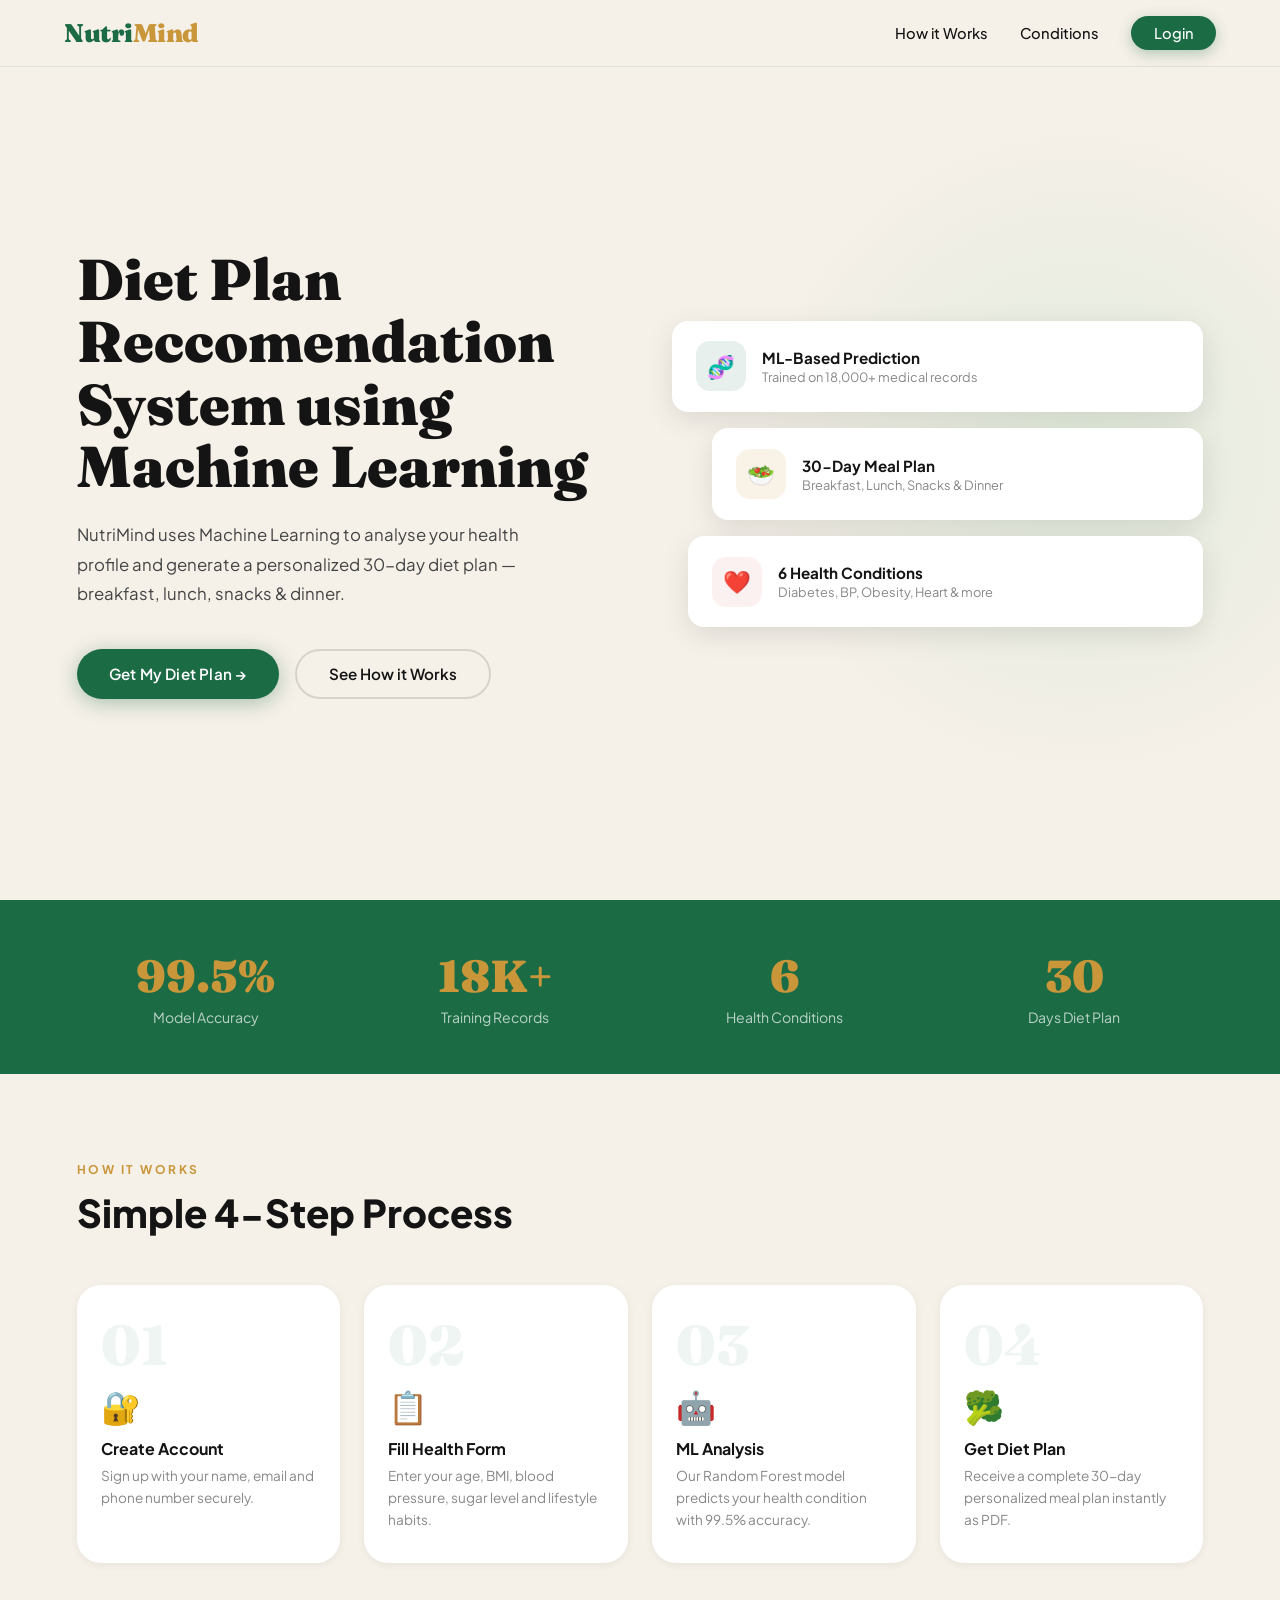
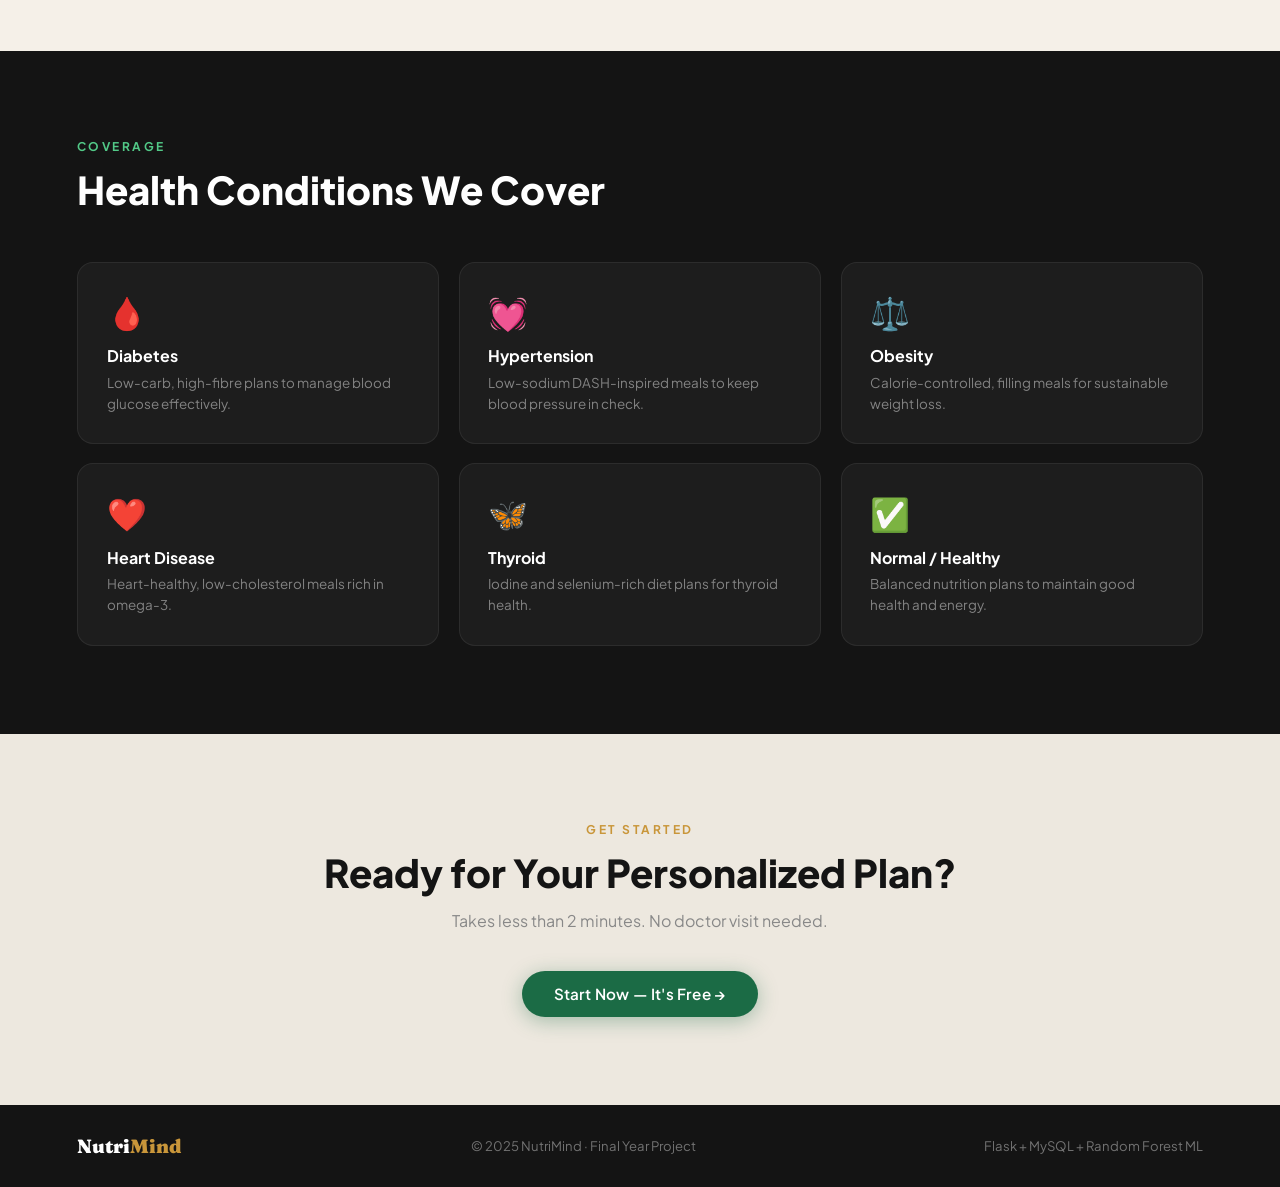
<file: frontend/index.html>
<!DOCTYPE html>
<html lang="en">
<head>
<meta charset="UTF-8"/>
<meta name="viewport" content="width=device-width, initial-scale=1.0"/>
<title>NutriMind — AI Diet Planning</title>
<link rel="stylesheet" href="style.css"/>
<style>
.hero{min-height:100vh;display:grid;grid-template-columns:1fr 1fr;align-items:center;padding:7rem 6% 4rem;gap:4rem;position:relative;}
.hero-blob{position:absolute;width:700px;height:700px;border-radius:50%;background:radial-gradient(circle,rgba(82,201,135,0.12) 0%,transparent 65%);right:-150px;top:50%;transform:translateY(-50%);pointer-events:none;}
.hero-tag{display:inline-flex;align-items:center;gap:0.6rem;background:rgba(27,107,69,0.08);border:1px solid rgba(27,107,69,0.18);color:var(--green);padding:0.45rem 1.1rem;border-radius:100px;font-size:0.8rem;font-weight:700;letter-spacing:1px;text-transform:uppercase;margin-bottom:1.5rem;}
.pulse-dot{width:8px;height:8px;border-radius:50%;background:var(--lime);animation:pulse 2s infinite;}
h1.hero-title{font-size:clamp(2.8rem,4.5vw,4rem);font-weight:900;line-height:1.08;color:var(--dark);margin-bottom:1.4rem;}
h1.hero-title em{font-style:italic;color:var(--green);}
.hero-desc{font-size:1.05rem;color:var(--mid);line-height:1.75;max-width:460px;margin-bottom:2.5rem;}
.hero-btns{display:flex;gap:1rem;flex-wrap:wrap;}
.hero-cards{display:flex;flex-direction:column;gap:1rem;}
.hcard{background:var(--white);border-radius:var(--radius-md);padding:1.3rem 1.5rem;display:flex;align-items:center;gap:1rem;box-shadow:var(--shadow-md);transition:transform 0.3s,box-shadow 0.3s;animation:fadeUp 0.6s ease both;}
.hcard:nth-child(1){animation-delay:0.2s;}
.hcard:nth-child(2){animation-delay:0.3s;margin-left:2.5rem;}
.hcard:nth-child(3){animation-delay:0.4s;margin-left:1rem;}
.hcard:hover{transform:translateY(-5px);box-shadow:var(--shadow-lg);}
.hcard-icon{width:50px;height:50px;border-radius:14px;display:flex;align-items:center;justify-content:center;font-size:1.4rem;flex-shrink:0;}
.hcard-icon.g{background:rgba(27,107,69,0.1);}
.hcard-icon.o{background:rgba(201,150,58,0.12);}
.hcard-icon.r{background:rgba(217,79,79,0.08);}
.hcard h4{font-size:0.95rem;font-weight:700;color:var(--dark);font-family:'Plus Jakarta Sans',sans-serif;}
.hcard p{font-size:0.8rem;color:var(--light);margin-top:2px;}
.stats-band{background:var(--green);padding:3rem 6%;display:grid;grid-template-columns:repeat(4,1fr);gap:2rem;text-align:center;}
.stat-num{display:block;font-family:'Fraunces',serif;font-size:2.8rem;font-weight:900;color:var(--gold);}
.stat-lbl{color:rgba(255,255,255,0.7);font-size:0.88rem;margin-top:0.3rem;}
.section{padding:5.5rem 6%;}
.sec-tag{font-size:0.75rem;letter-spacing:2.5px;text-transform:uppercase;font-weight:700;color:var(--gold);margin-bottom:0.7rem;}
.sec-title{font-size:clamp(1.9rem,3vw,2.6rem);font-weight:900;color:var(--dark);margin-bottom:3rem;}
.steps-grid{display:grid;grid-template-columns:repeat(4,1fr);gap:1.5rem;}
.step{background:var(--white);border-radius:var(--radius-lg);padding:2rem 1.5rem;box-shadow:var(--shadow-sm);transition:transform 0.3s,box-shadow 0.3s;position:relative;overflow:hidden;}
.step::before{content:'';position:absolute;top:0;left:0;right:0;height:3px;background:linear-gradient(90deg,var(--green),var(--lime));transform:scaleX(0);transform-origin:left;transition:transform 0.3s;}
.step:hover{transform:translateY(-6px);box-shadow:var(--shadow-md);}
.step:hover::before{transform:scaleX(1);}
.step-num{font-family:'Fraunces',serif;font-size:3.5rem;font-weight:900;color:rgba(27,107,69,0.07);line-height:1;margin-bottom:0.8rem;}
.step-icon{font-size:2rem;margin-bottom:0.7rem;}
.step h3{font-family:'Plus Jakarta Sans',sans-serif;font-size:1rem;font-weight:700;color:var(--dark);margin-bottom:0.4rem;}
.step p{font-size:0.85rem;color:var(--light);line-height:1.6;}
.conditions-sec{background:var(--dark);padding:5.5rem 6%;}
.conditions-sec .sec-title{color:var(--white);}
.cond-grid{display:grid;grid-template-columns:repeat(3,1fr);gap:1.2rem;}
.cond-card{background:rgba(255,255,255,0.04);border:1px solid rgba(255,255,255,0.07);border-radius:var(--radius-md);padding:1.8rem;transition:all 0.3s;}
.cond-card:hover{background:rgba(82,201,135,0.08);border-color:rgba(82,201,135,0.25);transform:translateY(-4px);}
.cond-icon{font-size:2rem;margin-bottom:0.8rem;}
.cond-card h3{font-family:'Plus Jakarta Sans',sans-serif;font-size:1rem;font-weight:700;color:var(--white);margin-bottom:0.4rem;}
.cond-card p{font-size:0.84rem;color:rgba(255,255,255,0.45);line-height:1.55;}
.cta-sec{padding:5.5rem 6%;text-align:center;background:var(--cream-dark);}
.cta-sec .sec-title{margin-bottom:0.8rem;}
.cta-sec p{color:var(--light);font-size:1rem;margin-bottom:2.5rem;}
footer{background:var(--dark);color:rgba(255,255,255,0.4);padding:1.8rem 6%;display:flex;justify-content:space-between;align-items:center;font-size:0.82rem;}
.foot-logo{font-family:'Fraunces',serif;font-size:1.2rem;font-weight:900;color:var(--white);}
.foot-logo span{color:var(--gold);}
.nav-links{display:flex;gap:2rem;align-items:center;}
.nav-links a{text-decoration:none;color:var(--dark);font-weight:500;font-size:0.92rem;transition:color 0.2s;}
.nav-links a:hover{color:var(--green);}
.nav-cta{background:var(--green)!important;color:var(--white)!important;padding:0.5rem 1.4rem;border-radius:100px;box-shadow:0 4px 14px rgba(27,107,69,0.3);}
.nav-cta:hover{background:var(--brown)!important;}
@media(max-width:900px){
  .hero{grid-template-columns:1fr;padding-top:5.5rem;}
  .hero-cards{display:none;}
  .stats-band{grid-template-columns:repeat(2,1fr);}
  .steps-grid{grid-template-columns:1fr 1fr;}
  .cond-grid{grid-template-columns:1fr 1fr;}
  .nav-links a:not(.nav-cta){display:none;}
}
</style>
</head>
<script>
  // Keep backend awake by pinging every 10 minutes
  setInterval(() => {
    fetch('https://nutrimind-ajbf.onrender.com/health')
      .catch(() => {});
  }, 600000);
</script>
<body>
<nav id="mainNav">
  <a href="/" class="nav-logo">Nutri<span>Mind</span></a>
  <div class="nav-links">
    <a href="#how">How it Works</a>
    <a href="#conditions">Conditions</a>
    <a href="/login.html" class="nav-cta">Login</a>
  </div>
</nav>

<section class="hero">
  <div class="hero-blob"></div>
  <div style="animation:fadeUp 0.6s ease both;">
    <h1 class="hero-title">Diet Plan Reccomendation System using Machine Learning<br/><em></em></h1>
    <p class="hero-desc">NutriMind uses Machine Learning to analyse your health profile and generate a personalized 30-day diet plan — breakfast, lunch, snacks &amp; dinner.</p>
    <div class="hero-btns">
      <a href="/login.html" class="btn-primary">Get My Diet Plan &rarr;</a>
      <a href="#how" class="btn-secondary">See How it Works</a>
    </div>
  </div>
  <div class="hero-cards">
    <div class="hcard"><div class="hcard-icon g">🧬</div><div><h4>ML-Based Prediction</h4><p>Trained on 18,000+ medical records</p></div></div>
    <div class="hcard"><div class="hcard-icon o">🥗</div><div><h4>30-Day Meal Plan</h4><p>Breakfast, Lunch, Snacks &amp; Dinner</p></div></div>
    <div class="hcard"><div class="hcard-icon r">❤️</div><div><h4>6 Health Conditions</h4><p>Diabetes, BP, Obesity, Heart &amp; more</p></div></div>
  </div>
</section>

<div class="stats-band">
  <div><span class="stat-num">99.5%</span><div class="stat-lbl">Model Accuracy</div></div>
  <div><span class="stat-num">18K+</span><div class="stat-lbl">Training Records</div></div>
  <div><span class="stat-num">6</span><div class="stat-lbl">Health Conditions</div></div>
  <div><span class="stat-num">30</span><div class="stat-lbl">Days Diet Plan</div></div>
</div>

<section class="section" id="how">
  <div class="sec-tag">How it Works</div>
  <div class="sec-title">Simple 4-Step Process</div>
  <div class="steps-grid">
    <div class="step"><div class="step-num">01</div><div class="step-icon">🔐</div><h3>Create Account</h3><p>Sign up with your name, email and phone number securely.</p></div>
    <div class="step"><div class="step-num">02</div><div class="step-icon">📋</div><h3>Fill Health Form</h3><p>Enter your age, BMI, blood pressure, sugar level and lifestyle habits.</p></div>
    <div class="step"><div class="step-num">03</div><div class="step-icon">🤖</div><h3>ML Analysis</h3><p>Our Random Forest model predicts your health condition with 99.5% accuracy.</p></div>
    <div class="step"><div class="step-num">04</div><div class="step-icon">🥦</div><h3>Get Diet Plan</h3><p>Receive a complete 30-day personalized meal plan instantly as PDF.</p></div>
  </div>
</section>

<section class="conditions-sec" id="conditions">
  <div class="sec-tag" style="color:var(--lime)">Coverage</div>
  <div class="sec-title">Health Conditions We Cover</div>
  <div class="cond-grid">
    <div class="cond-card"><div class="cond-icon">🩸</div><h3>Diabetes</h3><p>Low-carb, high-fibre plans to manage blood glucose effectively.</p></div>
    <div class="cond-card"><div class="cond-icon">💓</div><h3>Hypertension</h3><p>Low-sodium DASH-inspired meals to keep blood pressure in check.</p></div>
    <div class="cond-card"><div class="cond-icon">⚖️</div><h3>Obesity</h3><p>Calorie-controlled, filling meals for sustainable weight loss.</p></div>
    <div class="cond-card"><div class="cond-icon">❤️</div><h3>Heart Disease</h3><p>Heart-healthy, low-cholesterol meals rich in omega-3.</p></div>
    <div class="cond-card"><div class="cond-icon">🦋</div><h3>Thyroid</h3><p>Iodine and selenium-rich diet plans for thyroid health.</p></div>
    <div class="cond-card"><div class="cond-icon">✅</div><h3>Normal / Healthy</h3><p>Balanced nutrition plans to maintain good health and energy.</p></div>
  </div>
</section>

<section class="cta-sec">
  <div class="sec-tag">Get Started</div>
  <div class="sec-title">Ready for Your Personalized Plan?</div>
  <p>Takes less than 2 minutes. No doctor visit needed.</p>
  <a href="/login.html" class="btn-primary">Start Now &mdash; It's Free &rarr;</a>
</section>

<footer>
  <div class="foot-logo">Nutri<span>Mind</span></div>
  <div>&copy; 2025 NutriMind &middot; Final Year Project</div>
  <div>Flask + MySQL + Random Forest ML</div>
</footer>

<script>
window.addEventListener('scroll',()=>{
  document.getElementById('mainNav').classList.toggle('scrolled',window.scrollY>30);
});
</script>
</body>
</html>
</file>
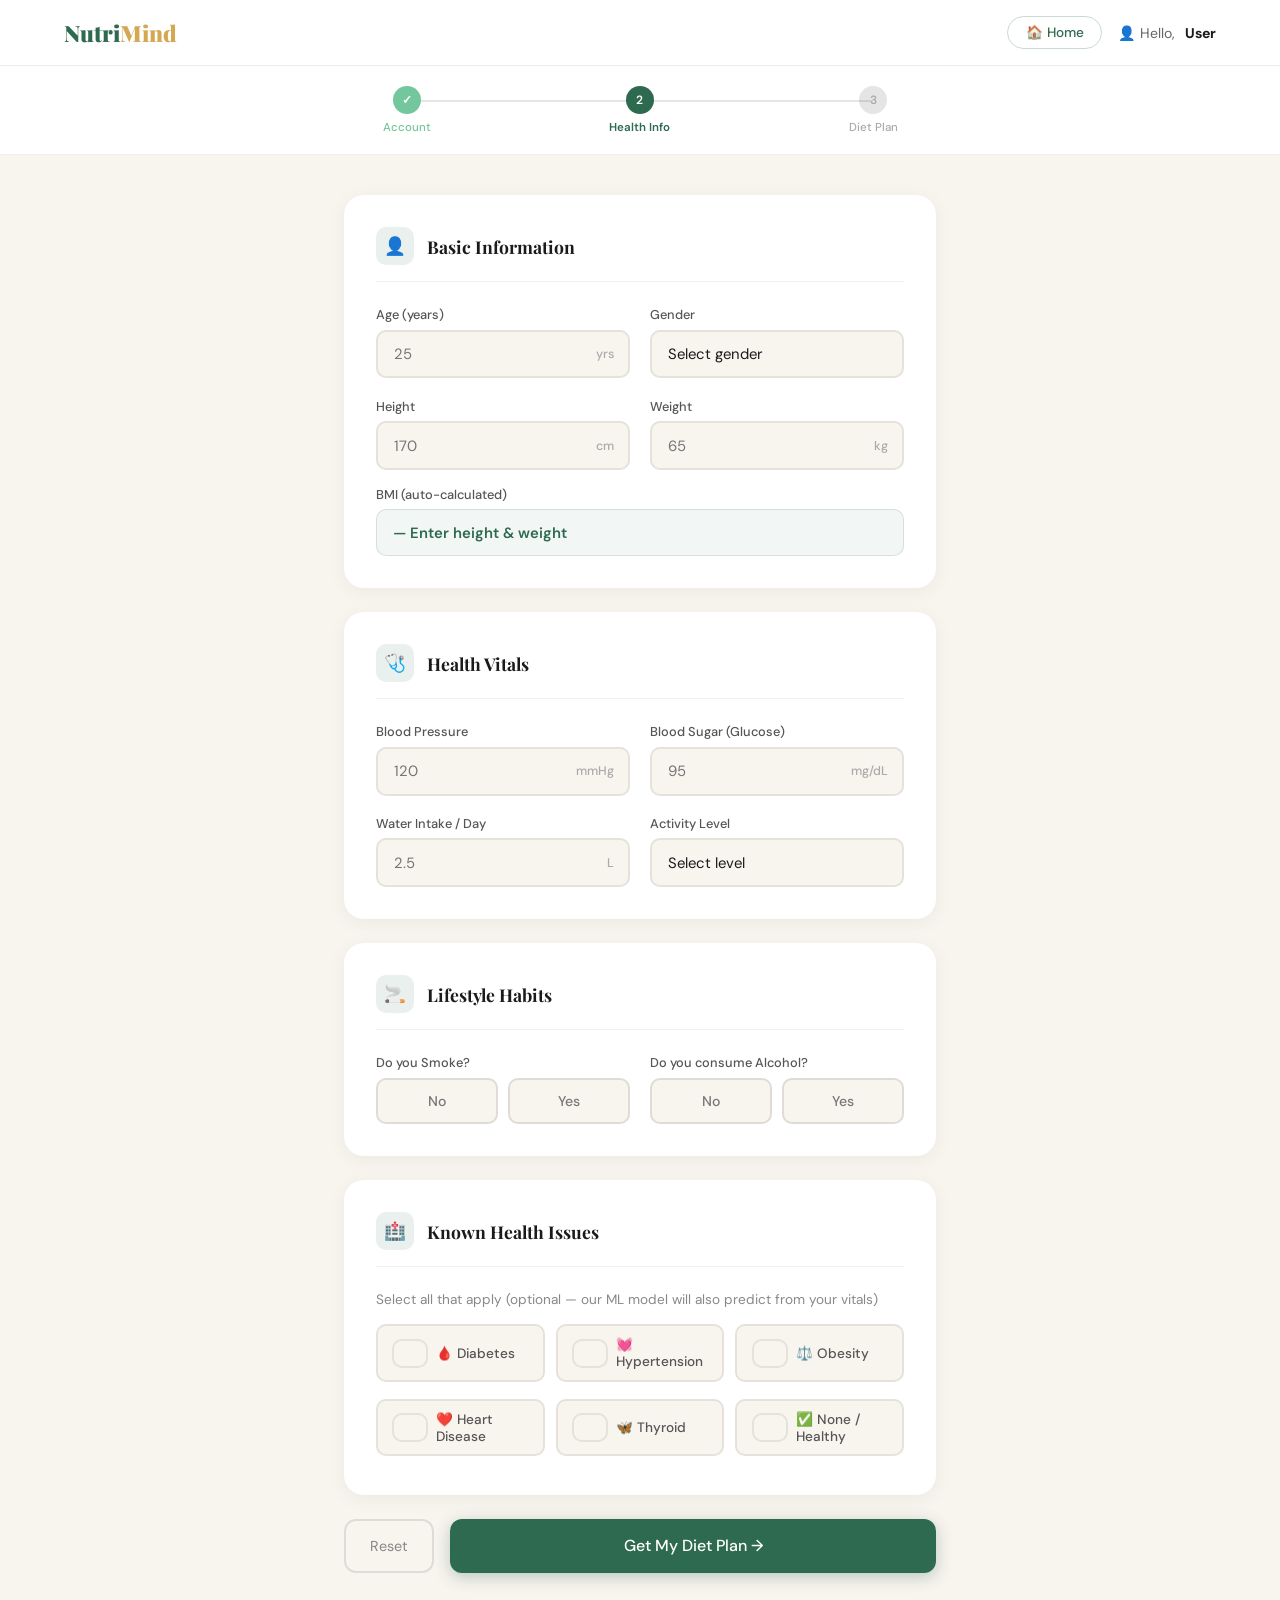
<file: frontend/form.html>
<!DOCTYPE html>
<html lang="en">
<head>
<meta charset="UTF-8"/>
<meta name="viewport" content="width=device-width, initial-scale=1.0"/>
<title>Health Form — NutriMind</title>
<link href="https://fonts.googleapis.com/css2?family=Playfair+Display:wght@700;900&family=DM+Sans:wght@300;400;500&display=swap" rel="stylesheet"/>
<style>
  :root {
    --green:#2D6A4F; --lime:#74C69D; --cream:#F8F4EE;
    --brown:#5C3D2E; --gold:#D4A853; --dark:#1A1A1A; --white:#FFFFFF;
    --red:#E05A5A;
  }
  *, *::before, *::after { margin:0; padding:0; box-sizing:border-box; }

  body {
    font-family:'DM Sans', sans-serif;
    background:var(--cream);
    min-height:100vh;
  }

  /* TOPBAR */
  .topbar {
    background:var(--white);
    border-bottom:1px solid rgba(0,0,0,0.07);
    padding:1rem 5%;
    display:flex; align-items:center; justify-content:space-between;
    position:sticky; top:0; z-index:10;
  }

  .logo {
    font-family:'Playfair Display', serif;
    font-size:1.4rem; font-weight:900;
    color:var(--green); text-decoration:none;
  }

  .logo span { color:var(--gold); }

  .user-badge {
    display:flex; align-items:center; gap:0.6rem;
    font-size:0.88rem; color:#666;
  }

  .user-badge strong { color:var(--dark); }

  /* PROGRESS BAR */
  .progress-wrap {
    background:var(--white);
    padding:1.2rem 5%;
    border-bottom:1px solid rgba(0,0,0,0.06);
  }

  .progress-steps {
    display:flex; gap:0;
    max-width:700px; margin:0 auto;
  }

  .prog-step {
    flex:1; text-align:center;
    position:relative;
  }

  .prog-step::after {
    content:'';
    position:absolute;
    top:14px; left:50%; right:-50%;
    height:2px;
    background:rgba(0,0,0,0.1);
    z-index:0;
  }

  .prog-step:last-child::after { display:none; }

  .prog-dot {
    width:28px; height:28px;
    border-radius:50%;
    background:rgba(0,0,0,0.1);
    display:flex; align-items:center; justify-content:center;
    font-size:0.75rem; font-weight:600; color:#aaa;
    margin:0 auto 0.4rem;
    position:relative; z-index:1;
    transition:all 0.3s;
  }

  .prog-step.active .prog-dot {
    background:var(--green); color:var(--white);
  }

  .prog-step.done .prog-dot {
    background:var(--lime); color:var(--white);
  }

  .prog-label {
    font-size:0.72rem; color:#aaa; font-weight:500;
  }

  .prog-step.active .prog-label { color:var(--green); font-weight:600; }
  .prog-step.done  .prog-label  { color:var(--lime); }

  /* FORM CONTAINER */
  .container {
    max-width:720px;
    margin:2.5rem auto;
    padding:0 5%;
  }

  .section-card {
    background:var(--white);
    border-radius:20px;
    padding:2rem;
    margin-bottom:1.5rem;
    box-shadow:0 4px 20px rgba(0,0,0,0.05);
    animation:fadeUp 0.4s ease both;
  }

  @keyframes fadeUp {
    from{ opacity:0; transform:translateY(16px); }
    to  { opacity:1; transform:translateY(0); }
  }

  .section-card:nth-child(2){ animation-delay:0.05s; }
  .section-card:nth-child(3){ animation-delay:0.1s; }
  .section-card:nth-child(4){ animation-delay:0.15s; }

  .section-header {
    display:flex; align-items:center; gap:0.8rem;
    margin-bottom:1.5rem;
    padding-bottom:1rem;
    border-bottom:1px solid rgba(0,0,0,0.06);
  }

  .section-icon {
    width:38px; height:38px;
    border-radius:10px;
    background:rgba(45,106,79,0.1);
    display:flex; align-items:center; justify-content:center;
    font-size:1.1rem;
  }

  .section-header h2 {
    font-family:'Playfair Display', serif;
    font-size:1.1rem; font-weight:700;
    color:var(--dark);
  }

  .form-grid {
    display:grid;
    grid-template-columns:1fr 1fr;
    gap:1.2rem;
  }

  .form-grid.three { grid-template-columns:1fr 1fr 1fr; }
  .form-grid.full  { grid-template-columns:1fr; }

  .form-group { margin-bottom:0; }

  label {
    display:block;
    font-size:0.8rem; font-weight:500;
    color:#555; margin-bottom:0.4rem;
  }

  input, select {
    width:100%;
    padding:0.78rem 1rem;
    border:2px solid rgba(0,0,0,0.08);
    border-radius:10px;
    font-family:'DM Sans', sans-serif;
    font-size:0.93rem; color:var(--dark);
    background:var(--cream);
    outline:none;
    transition:border-color 0.2s, box-shadow 0.2s;
    appearance:none;
  }

  input:focus, select:focus {
    border-color:var(--green);
    background:var(--white);
    box-shadow:0 0 0 4px rgba(45,106,79,0.08);
  }

  input.error { border-color:var(--red); }

  .input-unit {
    position:relative;
  }

  .input-unit input { padding-right:3.5rem; }

  .unit-label {
    position:absolute; right:1rem; top:50%;
    transform:translateY(-50%);
    font-size:0.78rem; color:#aaa; font-weight:500;
    pointer-events:none;
  }

  /* BMI Display */
  .bmi-display {
    background:rgba(45,106,79,0.06);
    border:1px solid rgba(45,106,79,0.15);
    border-radius:10px;
    padding:0.78rem 1rem;
    font-size:0.93rem;
    color:var(--green);
    font-weight:600;
    display:flex; align-items:center; justify-content:space-between;
  }

  .bmi-badge {
    font-size:0.72rem;
    padding:0.25rem 0.7rem;
    border-radius:100px;
    font-weight:500;
  }

  /* Toggle buttons (Yes/No) */
  .toggle-group {
    display:flex; gap:0.6rem;
  }

  .toggle-btn {
    flex:1; padding:0.78rem;
    border:2px solid rgba(0,0,0,0.1);
    border-radius:10px;
    background:var(--cream);
    font-family:'DM Sans', sans-serif;
    font-size:0.88rem; font-weight:500;
    color:#777; cursor:pointer;
    transition:all 0.2s;
  }

  .toggle-btn.active {
    border-color:var(--green);
    background:rgba(45,106,79,0.08);
    color:var(--green);
  }

  /* Health issues checkboxes */
  .health-issues-grid {
    display:grid;
    grid-template-columns:repeat(3,1fr);
    gap:0.7rem;
  }

  .health-check {
    display:flex; align-items:center; gap:0.5rem;
    padding:0.6rem 0.9rem;
    border:2px solid rgba(0,0,0,0.08);
    border-radius:10px;
    cursor:pointer;
    transition:all 0.2s;
    background:var(--cream);
    font-size:0.85rem; color:#555;
  }

  .health-check input[type="checkbox"] {
    width:16px; height:16px;
    accent-color:var(--green);
    cursor:pointer;
  }

  .health-check:has(input:checked) {
    border-color:var(--green);
    background:rgba(45,106,79,0.08);
    color:var(--green);
  }

  /* Submit */
  .submit-row {
    display:flex; gap:1rem;
    margin-top:0.5rem;
  }

  .btn-submit {
    flex:1; padding:1rem;
    background:var(--green); color:var(--white);
    border:none; border-radius:12px;
    font-family:'DM Sans', sans-serif;
    font-size:1rem; font-weight:500;
    cursor:pointer; transition:all 0.25s;
    box-shadow:0 4px 16px rgba(45,106,79,0.3);
  }

  .btn-submit:hover {
    background:var(--brown);
    transform:translateY(-1px);
    box-shadow:0 8px 24px rgba(45,106,79,0.35);
  }

  .btn-reset {
    padding:1rem 1.5rem;
    background:transparent;
    color:#888; border:2px solid rgba(0,0,0,0.1);
    border-radius:12px;
    font-family:'DM Sans', sans-serif;
    font-size:0.9rem; cursor:pointer;
    transition:all 0.2s;
  }

  .btn-reset:hover { border-color:#ccc; color:#555; }

  .error-msg {
    color:var(--red); font-size:0.76rem;
    margin-top:0.3rem; display:none;
  }

  .toast {
    position:fixed; bottom:2rem; right:2rem;
    padding:0.9rem 1.4rem; border-radius:12px;
    font-size:0.88rem; color:var(--white);
    box-shadow:0 8px 24px rgba(0,0,0,0.15);
    transform:translateY(100px); opacity:0;
    transition:all 0.3s; z-index:999;
    background:var(--red);
  }

  .toast.show{ transform:translateY(0); opacity:1; }
  .toast.success{ background:var(--green); }

  @media(max-width:600px){
    .form-grid, .form-grid.three { grid-template-columns:1fr; }
    .health-issues-grid { grid-template-columns:1fr 1fr; }
  }
</style>
</head>
<body>

<!-- TOPBAR -->
<div class="topbar">
  <a href="index.html" class="logo">Nutri<span>Mind</span></a>
  <div style="display:flex; align-items:center; gap:1rem;">
    <a href="index.html" style="
      display:inline-flex; align-items:center; gap:0.4rem;
      padding:0.45rem 1.1rem;
      border:1.5px solid rgba(45,106,79,0.25);
      border-radius:100px;
      color:var(--green);
      font-size:0.85rem; font-weight:500;
      text-decoration:none;
      transition:all 0.2s;
    " onmouseover="this.style.background='rgba(45,106,79,0.08)'"
       onmouseout="this.style.background='transparent'">
      🏠 Home
    </a>
    <div class="user-badge">👤 Hello, <strong id="userName">User</strong></div>
  </div>
</div>

<!-- PROGRESS -->
<div class="progress-wrap">
  <div class="progress-steps">
    <div class="prog-step done">
      <div class="prog-dot">✓</div>
      <div class="prog-label">Account</div>
    </div>
    <div class="prog-step active">
      <div class="prog-dot">2</div>
      <div class="prog-label">Health Info</div>
    </div>
    <div class="prog-step">
      <div class="prog-dot">3</div>
      <div class="prog-label">Diet Plan</div>
    </div>
  </div>
</div>

<div class="container">
  <form id="healthForm" novalidate>

    <!-- BASIC INFO -->
    <div class="section-card">
      <div class="section-header">
        <div class="section-icon">👤</div>
        <h2>Basic Information</h2>
      </div>
      <div class="form-grid">
        <div class="form-group">
          <label>Age (years)</label>
          <div class="input-unit">
            <input type="number" id="age" placeholder="25" min="1" max="120"/>
            <span class="unit-label">yrs</span>
          </div>
          <div class="error-msg" id="ageErr">Enter valid age (1–120).</div>
        </div>
        <div class="form-group">
          <label>Gender</label>
          <select id="gender">
            <option value="">Select gender</option>
            <option value="male">Male</option>
            <option value="female">Female</option>
          </select>
          <div class="error-msg" id="genderErr">Please select gender.</div>
        </div>
        <div class="form-group">
          <label>Height</label>
          <div class="input-unit">
            <input type="number" id="height" placeholder="170" oninput="calcBMI()"/>
            <span class="unit-label">cm</span>
          </div>
          <div class="error-msg" id="heightErr">Enter valid height.</div>
        </div>
        <div class="form-group">
          <label>Weight</label>
          <div class="input-unit">
            <input type="number" id="weight" placeholder="65" oninput="calcBMI()"/>
            <span class="unit-label">kg</span>
          </div>
          <div class="error-msg" id="weightErr">Enter valid weight.</div>
        </div>
      </div>

      <!-- BMI Auto-calc -->
      <div style="margin-top:1rem;">
        <label>BMI (auto-calculated)</label>
        <div class="bmi-display" id="bmiDisplay">
          <span id="bmiValue">— Enter height & weight</span>
          <span class="bmi-badge" id="bmiBadge"></span>
        </div>
      </div>
    </div>

    <!-- VITALS -->
    <div class="section-card">
      <div class="section-header">
        <div class="section-icon">🩺</div>
        <h2>Health Vitals</h2>
      </div>
      <div class="form-grid">
        <div class="form-group">
          <label>Blood Pressure</label>
          <div class="input-unit">
            <input type="number" id="bp" placeholder="120"/>
            <span class="unit-label">mmHg</span>
          </div>
          <div class="error-msg" id="bpErr">Enter valid BP (70–220).</div>
        </div>
        <div class="form-group">
          <label>Blood Sugar (Glucose)</label>
          <div class="input-unit">
            <input type="number" id="sugar" placeholder="95"/>
            <span class="unit-label">mg/dL</span>
          </div>
          <div class="error-msg" id="sugarErr">Enter valid sugar level.</div>
        </div>
        <div class="form-group">
          <label>Water Intake / Day</label>
          <div class="input-unit">
            <input type="number" id="water" placeholder="2.5" step="0.1"/>
            <span class="unit-label">L</span>
          </div>
          <div class="error-msg" id="waterErr">Enter water intake (0.5–10L).</div>
        </div>
        <div class="form-group">
          <label>Activity Level</label>
          <select id="activity">
            <option value="">Select level</option>
            <option value="sedentary">Sedentary (No exercise)</option>
            <option value="light">Light (1–2 days/week)</option>
            <option value="moderate">Moderate (3–5 days/week)</option>
            <option value="active">Active (6–7 days/week)</option>
          </select>
          <div class="error-msg" id="activityErr">Please select activity level.</div>
        </div>
      </div>
    </div>

    <!-- LIFESTYLE -->
    <div class="section-card">
      <div class="section-header">
        <div class="section-icon">🚬</div>
        <h2>Lifestyle Habits</h2>
      </div>
      <div class="form-grid">
        <div class="form-group">
          <label>Do you Smoke?</label>
          <div class="toggle-group">
            <button type="button" class="toggle-btn" onclick="setToggle('smoking',0,this)">No</button>
            <button type="button" class="toggle-btn" onclick="setToggle('smoking',1,this)">Yes</button>
          </div>
          <input type="hidden" id="smoking" value=""/>
          <div class="error-msg" id="smokingErr">Please select.</div>
        </div>
        <div class="form-group">
          <label>Do you consume Alcohol?</label>
          <div class="toggle-group">
            <button type="button" class="toggle-btn" onclick="setToggle('alcohol',0,this)">No</button>
            <button type="button" class="toggle-btn" onclick="setToggle('alcohol',1,this)">Yes</button>
          </div>
          <input type="hidden" id="alcohol" value=""/>
          <div class="error-msg" id="alcoholErr">Please select.</div>
        </div>
      </div>
    </div>

    <!-- HEALTH ISSUES -->
    <div class="section-card">
      <div class="section-header">
        <div class="section-icon">🏥</div>
        <h2>Known Health Issues</h2>
      </div>
      <p style="font-size:0.85rem;color:#888;margin-bottom:1rem;">
        Select all that apply (optional — our ML model will also predict from your vitals)
      </p>
      <div class="health-issues-grid">
        <label class="health-check">
          <input type="checkbox" name="health_issues" value="Diabetes"/> 🩸 Diabetes
        </label>
        <label class="health-check">
          <input type="checkbox" name="health_issues" value="Hypertension"/> 💓 Hypertension
        </label>
        <label class="health-check">
          <input type="checkbox" name="health_issues" value="Obesity"/> ⚖️ Obesity
        </label>
        <label class="health-check">
          <input type="checkbox" name="health_issues" value="Heart Disease"/> ❤️ Heart Disease
        </label>
        <label class="health-check">
          <input type="checkbox" name="health_issues" value="Thyroid"/> 🦋 Thyroid
        </label>
        <label class="health-check">
          <input type="checkbox" name="health_issues" value="Normal"/> ✅ None / Healthy
        </label>
      </div>
    </div>

    <!-- SUBMIT -->
    <div class="submit-row">
      <button type="button" class="btn-reset" onclick="document.getElementById('healthForm').reset(); resetForm();">Reset</button>
      <button type="submit" class="btn-submit" id="submitBtn">Get My Diet Plan →</button>
    </div>

  </form>
</div>

<div class="toast" id="toast"></div>

<script>
  // Set username from localStorage
  const name = localStorage.getItem('user_name');
  if (name) document.getElementById('userName').textContent = name.split(' ')[0];

  // BMI Calculation
  function calcBMI() {
    const h = parseFloat(document.getElementById('height').value);
    const w = parseFloat(document.getElementById('weight').value);
    const display = document.getElementById('bmiValue');
    const badge   = document.getElementById('bmiBadge');

    if (h > 0 && w > 0) {
      const bmi = (w / ((h / 100) ** 2)).toFixed(1);
      display.textContent = `BMI: ${bmi}`;

      let cat, color, bg;
      if      (bmi < 18.5) { cat='Underweight'; color='#3B82F6'; bg='rgba(59,130,246,0.1)'; }
      else if (bmi < 25)   { cat='Normal';      color='#2D6A4F'; bg='rgba(45,106,79,0.1)'; }
      else if (bmi < 30)   { cat='Overweight';  color='#D4A853'; bg='rgba(212,168,83,0.1)'; }
      else                 { cat='Obese';        color='#E05A5A'; bg='rgba(224,90,90,0.1)'; }

      badge.textContent = cat;
      badge.style.color = color;
      badge.style.background = bg;
    } else {
      display.textContent = '— Enter height & weight';
      badge.textContent = '';
    }
  }

  // Toggle Yes/No buttons
  function setToggle(field, val, btn) {
    document.getElementById(field).value = val;
    const group = btn.closest('.toggle-group');
    group.querySelectorAll('.toggle-btn').forEach(b => b.classList.remove('active'));
    btn.classList.add('active');
    document.getElementById(field + 'Err').style.display = 'none';
  }

  function resetForm() {
    document.querySelectorAll('.toggle-btn').forEach(b => b.classList.remove('active'));
    document.getElementById('smoking').value = '';
    document.getElementById('alcohol').value = '';
    calcBMI();
  }

  function showToast(msg, type='error') {
    const t = document.getElementById('toast');
    t.textContent = msg;
    t.className = 'toast show ' + (type === 'success' ? 'success' : '');
    setTimeout(() => t.className = 'toast', 3500);
  }

  function validateField(id, condition, errId) {
    const el  = typeof id === 'string' ? document.getElementById(id) : id;
    const err = document.getElementById(errId);
    if (!condition) {
      if (el) el.classList && el.classList.add('error');
      if (err) err.style.display = 'block';
      return false;
    }
    if (el) el.classList && el.classList.remove('error');
    if (err) err.style.display = 'none';
    return true;
  }

  document.getElementById('healthForm').addEventListener('submit', async function(e) {
    e.preventDefault();

    const age      = parseFloat(document.getElementById('age').value);
    const gender   = document.getElementById('gender').value;
    const height   = parseFloat(document.getElementById('height').value);
    const weight   = parseFloat(document.getElementById('weight').value);
    const bp       = parseFloat(document.getElementById('bp').value);
    const sugar    = parseFloat(document.getElementById('sugar').value);
    const water    = parseFloat(document.getElementById('water').value);
    const activity = document.getElementById('activity').value;
    const smoking  = document.getElementById('smoking').value;
    const alcohol  = document.getElementById('alcohol').value;
    const bmi      = (weight / ((height / 100) ** 2));

    const health_issues = [...document.querySelectorAll('input[name="health_issues"]:checked')]
                          .map(c => c.value);

    let valid = true;
    valid = validateField('age',      age >= 1 && age <= 120,          'ageErr')      && valid;
    valid = validateField('gender',   gender !== '',                    'genderErr')   && valid;
    valid = validateField('height',   height > 50 && height < 300,     'heightErr')   && valid;
    valid = validateField('weight',   weight > 1  && weight < 500,     'weightErr')   && valid;
    valid = validateField('bp',       bp >= 70 && bp <= 220,           'bpErr')       && valid;
    valid = validateField('sugar',    sugar >= 50 && sugar <= 500,     'sugarErr')    && valid;
    valid = validateField('water',    water >= 0.5 && water <= 10,     'waterErr')    && valid;
    valid = validateField('activity', activity !== '',                  'activityErr') && valid;
    valid = validateField(null,       smoking !== '',                   'smokingErr')  && valid;
    valid = validateField(null,       alcohol !== '',                   'alcoholErr')  && valid;

    if (!valid) {
      showToast('Please fill all required fields correctly.');
      return;
    }

    const btn = document.getElementById('submitBtn');
    btn.textContent = 'Analysing your health...';
    btn.disabled = true;

    const payload = {
      age, gender, height, weight,
      bmi: parseFloat(bmi.toFixed(1)),
      bp, sugar,
      water_intake: water,
      activity_level: activity,
      smoking: parseInt(smoking),
      alcohol: parseInt(alcohol),
      health_issues,
      email: localStorage.getItem('user_email') || ''
    };

    try {
      const res = await fetch('https://nutrimind-ajbf.onrender.com/predict', {
        method: 'POST',
        headers: { 'Content-Type': 'application/json' },
        body: JSON.stringify(payload)
      });
      const data = await res.json();

      if (data.status === 'success') {
        localStorage.setItem('diet_result', JSON.stringify(data));
        showToast('Diet plan ready! Redirecting...', 'success');
        setTimeout(() => window.location.href = 'result.html', 1200);
      } else {
        showToast(data.message || 'Something went wrong.');
        btn.textContent = 'Get My Diet Plan →';
        btn.disabled = false;
      }
    } catch(err) {
      showToast('Cannot connect to server. Please try again.');
      btn.textContent = 'Get My Diet Plan →';
      btn.disabled = false;
    }
  });
</script>
</body>
</html>
</file>
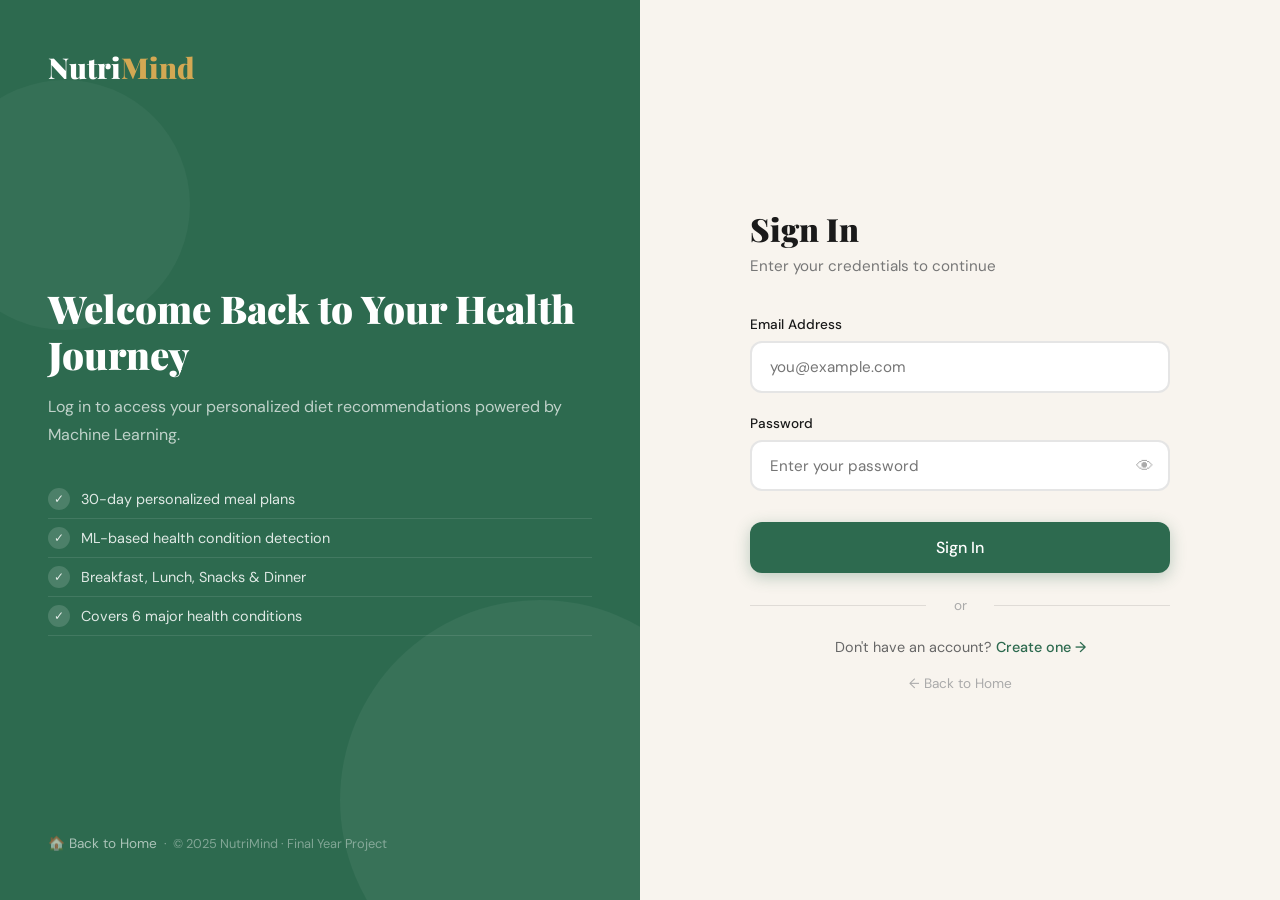
<file: frontend/login.html>
<!DOCTYPE html>
<html lang="en">
<head>
<meta charset="UTF-8"/>
<meta name="viewport" content="width=device-width, initial-scale=1.0"/>
<title>Login — NutriMind</title>
<link href="https://fonts.googleapis.com/css2?family=Playfair+Display:wght@700;900&family=DM+Sans:wght@300;400;500&display=swap" rel="stylesheet"/>
<style>
  :root {
    --green:#2D6A4F; --lime:#74C69D; --cream:#F8F4EE;
    --brown:#5C3D2E; --gold:#D4A853; --dark:#1A1A1A; --white:#FFFFFF;
    --red:#E05A5A;
  }
  *, *::before, *::after { margin:0; padding:0; box-sizing:border-box; }
  body {
    font-family:'DM Sans', sans-serif;
    background:var(--dark);
    min-height:100vh;
    display:grid;
    grid-template-columns:1fr 1fr;
  }

  /* LEFT PANEL */
  .left-panel {
    background:var(--green);
    display:flex; flex-direction:column;
    justify-content:space-between;
    padding:3rem;
    position:relative;
    overflow:hidden;
  }

  .left-panel::before {
    content:'';
    position:absolute;
    width:400px; height:400px;
    border-radius:50%;
    background:rgba(255,255,255,0.05);
    bottom:-100px; right:-100px;
  }

  .left-panel::after {
    content:'';
    position:absolute;
    width:250px; height:250px;
    border-radius:50%;
    background:rgba(255,255,255,0.04);
    top:80px; left:-60px;
  }

  .logo {
    font-family:'Playfair Display', serif;
    font-size:1.8rem; font-weight:900;
    color:var(--white);
    text-decoration:none;
    z-index:1;
  }

  .logo span { color:var(--gold); }

  .left-content {
    z-index:1;
  }

  .left-content h2 {
    font-family:'Playfair Display', serif;
    font-size:2.4rem; font-weight:900;
    color:var(--white);
    line-height:1.2;
    margin-bottom:1rem;
  }

  .left-content p {
    color:rgba(255,255,255,0.7);
    font-size:1rem;
    line-height:1.7;
    margin-bottom:2rem;
  }

  .feature-list { list-style:none; }

  .feature-list li {
    color:rgba(255,255,255,0.85);
    font-size:0.9rem;
    padding:0.5rem 0;
    display:flex; align-items:center; gap:0.7rem;
    border-bottom:1px solid rgba(255,255,255,0.1);
  }

  .feature-list li::before {
    content:'✓';
    width:22px; height:22px;
    background:rgba(255,255,255,0.15);
    border-radius:50%;
    display:flex; align-items:center; justify-content:center;
    font-size:0.75rem;
    flex-shrink:0;
  }

  .left-footer {
    color:rgba(255,255,255,0.4);
    font-size:0.8rem;
    z-index:1;
  }

  /* RIGHT PANEL */
  .right-panel {
    background:var(--cream);
    display:flex; align-items:center; justify-content:center;
    padding:3rem;
  }

  .form-box {
    width:100%; max-width:420px;
  }

  .form-box h1 {
    font-family:'Playfair Display', serif;
    font-size:2rem; font-weight:900;
    color:var(--dark);
    margin-bottom:0.4rem;
  }

  .form-box .subtitle {
    color:#777;
    font-size:0.95rem;
    margin-bottom:2.5rem;
  }

  .form-group {
    margin-bottom:1.4rem;
  }

  label {
    display:block;
    font-size:0.85rem;
    font-weight:500;
    color:var(--dark);
    margin-bottom:0.5rem;
  }

  input {
    width:100%;
    padding:0.85rem 1.1rem;
    border:2px solid rgba(0,0,0,0.1);
    border-radius:12px;
    font-family:'DM Sans', sans-serif;
    font-size:0.95rem;
    color:var(--dark);
    background:var(--white);
    transition:border-color 0.2s, box-shadow 0.2s;
    outline:none;
  }

  input:focus {
    border-color:var(--green);
    box-shadow:0 0 0 4px rgba(45,106,79,0.1);
  }

  input.error { border-color:var(--red); }

  .password-wrap { position:relative; }

  .toggle-pwd {
    position:absolute; right:1rem; top:50%;
    transform:translateY(-50%);
    background:none; border:none;
    cursor:pointer; font-size:1.1rem;
    color:#aaa;
  }

  .error-msg {
    color:var(--red);
    font-size:0.8rem;
    margin-top:0.4rem;
    display:none;
  }

  .btn-submit {
    width:100%;
    padding:0.95rem;
    background:var(--green);
    color:var(--white);
    border:none; border-radius:12px;
    font-family:'DM Sans', sans-serif;
    font-size:1rem; font-weight:500;
    cursor:pointer;
    transition:all 0.25s;
    margin-top:0.5rem;
    box-shadow:0 4px 16px rgba(45,106,79,0.3);
  }

  .btn-submit:hover {
    background:var(--brown);
    transform:translateY(-1px);
    box-shadow:0 8px 24px rgba(45,106,79,0.35);
  }

  .btn-submit:active { transform:translateY(0); }

  .divider {
    text-align:center;
    color:#aaa;
    font-size:0.85rem;
    margin:1.5rem 0;
    position:relative;
  }

  .divider::before, .divider::after {
    content:'';
    position:absolute;
    top:50%; width:42%;
    height:1px; background:rgba(0,0,0,0.1);
  }

  .divider::before { left:0; }
  .divider::after  { right:0; }

  .signup-link {
    text-align:center;
    font-size:0.9rem;
    color:#666;
  }

  .signup-link a {
    color:var(--green);
    text-decoration:none;
    font-weight:500;
  }

  .signup-link a:hover { text-decoration:underline; }

  /* Toast */
  .toast {
    position:fixed; bottom:2rem; right:2rem;
    background:var(--red); color:var(--white);
    padding:0.9rem 1.4rem;
    border-radius:12px;
    font-size:0.9rem;
    box-shadow:0 8px 24px rgba(0,0,0,0.2);
    transform:translateY(100px); opacity:0;
    transition:all 0.3s;
    z-index:999;
  }

  .toast.show { transform:translateY(0); opacity:1; }
  .toast.success { background:var(--green); }

  @media(max-width:768px) {
    body { grid-template-columns:1fr; }
    .left-panel { display:none; }
    .right-panel { padding:2rem 1.5rem; }
  }
</style>
</head>
<body>

<!-- LEFT -->
<div class="left-panel">
  <a href="index.html" class="logo">Nutri<span>Mind</span></a>
  <div class="left-content">
    <h2>Welcome Back to Your Health Journey</h2>
    <p>Log in to access your personalized diet recommendations powered by Machine Learning.</p>
    <ul class="feature-list">
      <li>30-day personalized meal plans</li>
      <li>ML-based health condition detection</li>
      <li>Breakfast, Lunch, Snacks & Dinner</li>
      <li>Covers 6 major health conditions</li>
    </ul>
  </div>
  <div class="left-footer">
    <a href="index.html" style="color:rgba(255,255,255,0.6); text-decoration:none; font-size:0.85rem;">
      🏠 Back to Home
    </a>
    &nbsp;·&nbsp; © 2025 NutriMind · Final Year Project
  </div>
</div>

<!-- RIGHT -->
<div class="right-panel">
  <div class="form-box">
    <h1>Sign In</h1>
    <p class="subtitle">Enter your credentials to continue</p>

    <form id="loginForm" novalidate>
      <div class="form-group">
        <label for="email">Email Address</label>
        <input type="email" id="email" placeholder="you@example.com" autocomplete="email"/>
        <div class="error-msg" id="emailErr">Please enter a valid email address.</div>
      </div>

      <div class="form-group">
        <label for="password">Password</label>
        <div class="password-wrap">
          <input type="password" id="password" placeholder="Enter your password" autocomplete="current-password"/>
          <button type="button" class="toggle-pwd" onclick="togglePwd()">👁</button>
        </div>
        <div class="error-msg" id="pwdErr">Password must be at least 6 characters.</div>
      </div>

      <button type="submit" class="btn-submit" id="submitBtn">Sign In</button>
    </form>

    <div class="divider">or</div>

    <div class="signup-link">
      Don't have an account? <a href="signup.html">Create one →</a>
    </div>

    <div style="text-align:center; margin-top:1rem;">
      <a href="index.html" style="
        display:inline-flex; align-items:center; gap:0.4rem;
        color:#aaa; font-size:0.85rem; text-decoration:none;
        transition:color 0.2s;
      " onmouseover="this.style.color='var(--green)'"
         onmouseout="this.style.color='#aaa'">
        ← Back to Home
      </a>
    </div>
  </div>
</div>

<div class="toast" id="toast"></div>

<script>
  function togglePwd() {
    const p = document.getElementById('password');
    p.type = p.type === 'password' ? 'text' : 'password';
  }

  function showToast(msg, type='error') {
    const t = document.getElementById('toast');
    t.textContent = msg;
    t.className = 'toast show ' + (type === 'success' ? 'success' : '');
    setTimeout(() => t.className = 'toast', 3000);
  }

  document.getElementById('loginForm').addEventListener('submit', async function(e) {
    e.preventDefault();

    const email    = document.getElementById('email').value.trim();
    const password = document.getElementById('password').value;
    let valid = true;

    // Validate email
    const emailRe = /^[^\s@]+@[^\s@]+\.[^\s@]+$/;
    if (!emailRe.test(email)) {
      document.getElementById('email').classList.add('error');
      document.getElementById('emailErr').style.display = 'block';
      valid = false;
    } else {
      document.getElementById('email').classList.remove('error');
      document.getElementById('emailErr').style.display = 'none';
    }

    // Validate password
    if (password.length < 6) {
      document.getElementById('password').classList.add('error');
      document.getElementById('pwdErr').style.display = 'block';
      valid = false;
    } else {
      document.getElementById('password').classList.remove('error');
      document.getElementById('pwdErr').style.display = 'none';
    }

    if (!valid) return;

    const btn = document.getElementById('submitBtn');
    btn.textContent = 'Signing in...';
    btn.disabled = true;

    try {
      const res = await fetch('https://nutrimind-ajbf.onrender.com/login', {
        method: 'POST',
        headers: { 'Content-Type': 'application/json' },
        body: JSON.stringify({ email, password })
      });
      const data = await res.json();

      if (data.status === 'success') {
        showToast('Login successful! Redirecting...', 'success');
        localStorage.setItem('user_email', email);
        localStorage.setItem('user_name', data.name || '');
        setTimeout(() => window.location.href = 'form.html', 1200);
      } else {
        showToast(data.message || 'Email or password does not match.');
        btn.textContent = 'Sign In';
        btn.disabled = false;
      }
    } catch(err) {
      showToast('Cannot connect to server. Please try again.');
      btn.textContent = 'Sign In';
      btn.disabled = false;
    }
  });
</script>
</body>
</html>
</file>
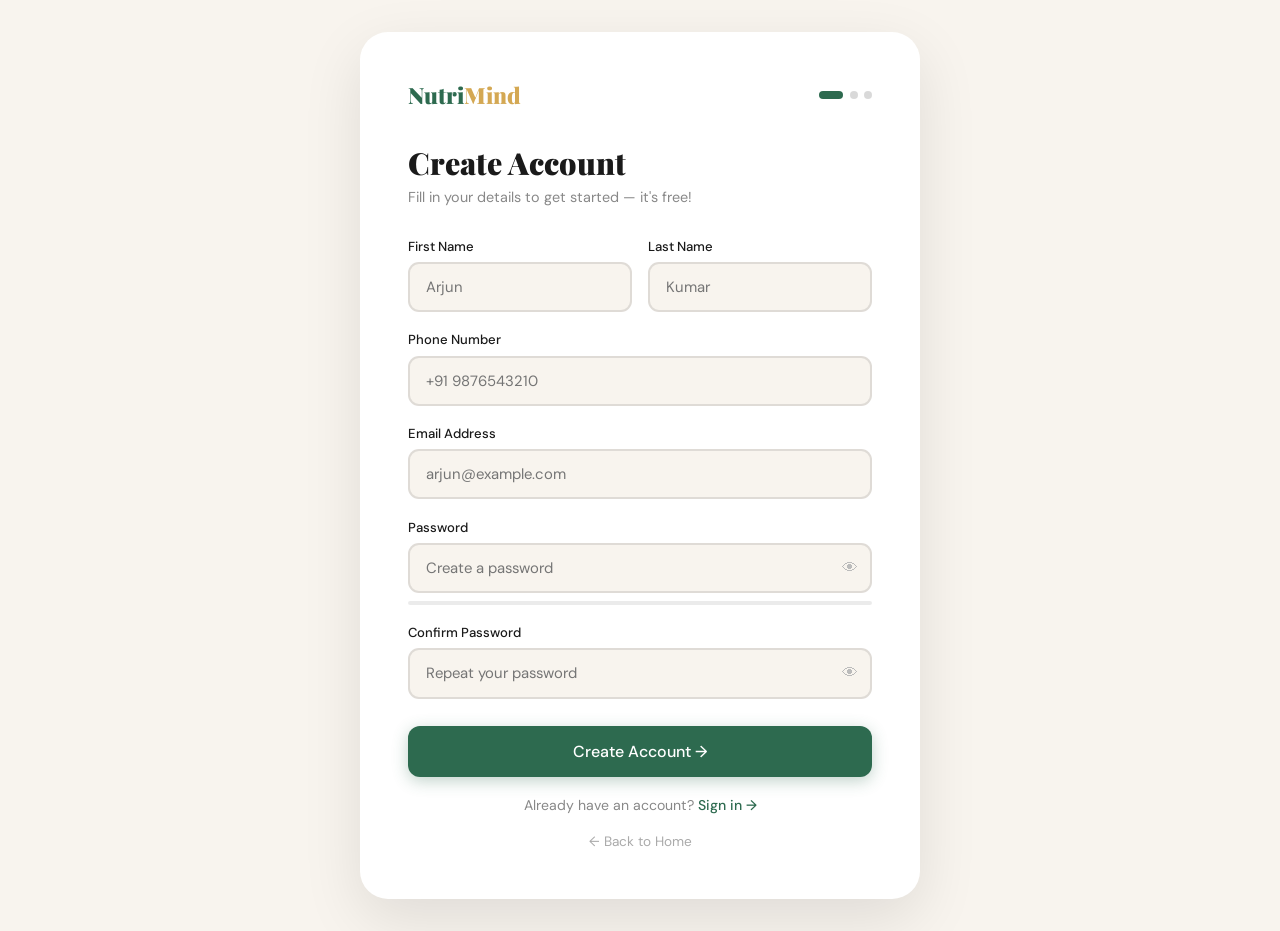
<file: frontend/signup.html>
<!DOCTYPE html>
<html lang="en">
<head>
<meta charset="UTF-8"/>
<meta name="viewport" content="width=device-width, initial-scale=1.0"/>
<title>Sign Up — NutriMind</title>
<link href="https://fonts.googleapis.com/css2?family=Playfair+Display:wght@700;900&family=DM+Sans:wght@300;400;500&display=swap" rel="stylesheet"/>
<style>
  :root {
    --green:#2D6A4F; --lime:#74C69D; --cream:#F8F4EE;
    --brown:#5C3D2E; --gold:#D4A853; --dark:#1A1A1A; --white:#FFFFFF;
    --red:#E05A5A;
  }
  *, *::before, *::after { margin:0; padding:0; box-sizing:border-box; }

  body {
    font-family:'DM Sans', sans-serif;
    background:var(--cream);
    min-height:100vh;
    display:flex; align-items:center; justify-content:center;
    padding:2rem;
  }

  .card {
    background:var(--white);
    border-radius:28px;
    box-shadow:0 20px 60px rgba(0,0,0,0.1);
    width:100%; max-width:560px;
    padding:3rem;
    animation:fadeUp 0.5s ease both;
  }

  @keyframes fadeUp {
    from{ opacity:0; transform:translateY(20px); }
    to  { opacity:1; transform:translateY(0); }
  }

  .top-bar {
    display:flex; align-items:center; justify-content:space-between;
    margin-bottom:2rem;
  }

  .logo {
    font-family:'Playfair Display', serif;
    font-size:1.4rem; font-weight:900;
    color:var(--green); text-decoration:none;
  }

  .logo span { color:var(--gold); }

  .step-indicator {
    display:flex; gap:0.4rem; align-items:center;
  }

  .step-dot {
    width:8px; height:8px;
    border-radius:50%;
    background:rgba(0,0,0,0.15);
    transition:all 0.3s;
  }

  .step-dot.active {
    background:var(--green);
    width:24px; border-radius:4px;
  }

  h1 {
    font-family:'Playfair Display', serif;
    font-size:1.9rem; font-weight:900;
    color:var(--dark); margin-bottom:0.3rem;
  }

  .subtitle {
    color:#888; font-size:0.9rem; margin-bottom:2rem;
  }

  .form-row {
    display:grid;
    grid-template-columns:1fr 1fr;
    gap:1rem;
  }

  .form-group { margin-bottom:1.2rem; }

  label {
    display:block;
    font-size:0.82rem; font-weight:500;
    color:var(--dark); margin-bottom:0.45rem;
  }

  input {
    width:100%;
    padding:0.82rem 1rem;
    border:2px solid rgba(0,0,0,0.1);
    border-radius:11px;
    font-family:'DM Sans', sans-serif;
    font-size:0.93rem; color:var(--dark);
    background:var(--cream);
    outline:none;
    transition:border-color 0.2s, box-shadow 0.2s;
  }

  input:focus {
    border-color:var(--green);
    background:var(--white);
    box-shadow:0 0 0 4px rgba(45,106,79,0.08);
  }

  input.error { border-color:var(--red); background:#fff5f5; }

  .error-msg {
    color:var(--red); font-size:0.78rem;
    margin-top:0.35rem; display:none;
  }

  .password-wrap { position:relative; }

  .toggle-pwd {
    position:absolute; right:0.9rem; top:50%;
    transform:translateY(-50%);
    background:none; border:none; cursor:pointer;
    font-size:1rem; color:#bbb;
  }

  /* Password strength */
  .strength-bar {
    height:4px; border-radius:2px;
    background:rgba(0,0,0,0.08);
    margin-top:0.5rem; overflow:hidden;
  }

  .strength-fill {
    height:100%; border-radius:2px;
    width:0%; transition:width 0.3s, background 0.3s;
  }

  .strength-text {
    font-size:0.75rem; color:#aaa;
    margin-top:0.3rem; display:none;
  }

  .btn-submit {
    width:100%; padding:0.95rem;
    background:var(--green); color:var(--white);
    border:none; border-radius:12px;
    font-family:'DM Sans', sans-serif;
    font-size:1rem; font-weight:500;
    cursor:pointer; transition:all 0.25s;
    margin-top:0.5rem;
    box-shadow:0 4px 16px rgba(45,106,79,0.3);
  }

  .btn-submit:hover {
    background:var(--brown);
    transform:translateY(-1px);
    box-shadow:0 8px 24px rgba(45,106,79,0.35);
  }

  .login-link {
    text-align:center; font-size:0.88rem;
    color:#888; margin-top:1.2rem;
  }

  .login-link a {
    color:var(--green); text-decoration:none; font-weight:500;
  }

  .toast {
    position:fixed; bottom:2rem; right:2rem;
    padding:0.9rem 1.4rem; border-radius:12px;
    font-size:0.88rem; color:var(--white);
    box-shadow:0 8px 24px rgba(0,0,0,0.15);
    transform:translateY(100px); opacity:0;
    transition:all 0.3s; z-index:999;
    background:var(--red);
  }

  .toast.show{ transform:translateY(0); opacity:1; }
  .toast.success{ background:var(--green); }

  @media(max-width:500px){
    .form-row{ grid-template-columns:1fr; }
    .card{ padding:2rem 1.5rem; }
  }
</style>
</head>
<body>

<div class="card">
  <div class="top-bar">
    <a href="index.html" class="logo">Nutri<span>Mind</span></a>
    <div class="step-indicator">
      <div class="step-dot active"></div>
      <div class="step-dot"></div>
      <div class="step-dot"></div>
    </div>
  </div>

  <h1>Create Account</h1>
  <p class="subtitle">Fill in your details to get started — it's free!</p>

  <form id="signupForm" novalidate>
    <div class="form-row">
      <div class="form-group">
        <label for="fname">First Name</label>
        <input type="text" id="fname" placeholder="Arjun"/>
        <div class="error-msg" id="fnameErr">Enter your first name.</div>
      </div>
      <div class="form-group">
        <label for="lname">Last Name</label>
        <input type="text" id="lname" placeholder="Kumar"/>
        <div class="error-msg" id="lnameErr">Enter your last name.</div>
      </div>
    </div>

    <div class="form-group">
      <label for="phone">Phone Number</label>
      <input type="tel" id="phone" placeholder="+91 9876543210"/>
      <div class="error-msg" id="phoneErr">Enter a valid 10-digit phone number.</div>
    </div>

    <div class="form-group">
      <label for="email">Email Address</label>
      <input type="email" id="email" placeholder="arjun@example.com"/>
      <div class="error-msg" id="emailErr">Enter a valid email address.</div>
    </div>

    <div class="form-group">
      <label for="password">Password</label>
      <div class="password-wrap">
        <input type="password" id="password" placeholder="Create a password" oninput="checkStrength()"/>
        <button type="button" class="toggle-pwd" onclick="togglePwd('password')">👁</button>
      </div>
      <div class="strength-bar"><div class="strength-fill" id="strengthFill"></div></div>
      <div class="strength-text" id="strengthText"></div>
      <div class="error-msg" id="pwdErr">Password must be at least 8 characters.</div>
    </div>

    <div class="form-group">
      <label for="confirmPwd">Confirm Password</label>
      <div class="password-wrap">
        <input type="password" id="confirmPwd" placeholder="Repeat your password"/>
        <button type="button" class="toggle-pwd" onclick="togglePwd('confirmPwd')">👁</button>
      </div>
      <div class="error-msg" id="confirmErr">Passwords do not match.</div>
    </div>

    <button type="submit" class="btn-submit" id="submitBtn">Create Account →</button>
  </form>

  <div class="login-link">
    Already have an account? <a href="login.html">Sign in →</a>
  </div>

  <div style="text-align:center; margin-top:1rem;">
    <a href="index.html" style="
      display:inline-flex; align-items:center; gap:0.4rem;
      color:#aaa; font-size:0.85rem; text-decoration:none;
      transition:color 0.2s;
    " onmouseover="this.style.color='#2D6A4F'"
       onmouseout="this.style.color='#aaa'">
      ← Back to Home
    </a>
  </div>
</div>

<div class="toast" id="toast"></div>

<script>
  function togglePwd(id) {
    const el = document.getElementById(id);
    el.type = el.type === 'password' ? 'text' : 'password';
  }

  function checkStrength() {
    const pwd = document.getElementById('password').value;
    const fill = document.getElementById('strengthFill');
    const text = document.getElementById('strengthText');
    text.style.display = 'block';

    let score = 0;
    if (pwd.length >= 8) score++;
    if (/[A-Z]/.test(pwd)) score++;
    if (/[0-9]/.test(pwd)) score++;
    if (/[^A-Za-z0-9]/.test(pwd)) score++;

    const levels = [
      { w:'0%',   c:'transparent', t:'' },
      { w:'25%',  c:'#E05A5A',     t:'Weak' },
      { w:'50%',  c:'#F4A261',     t:'Fair' },
      { w:'75%',  c:'#D4A853',     t:'Good' },
      { w:'100%', c:'#2D6A4F',     t:'Strong' },
    ];
    fill.style.width      = levels[score].w;
    fill.style.background = levels[score].c;
    text.textContent      = levels[score].t;
    text.style.color      = levels[score].c;
  }

  function showToast(msg, type='error') {
    const t = document.getElementById('toast');
    t.textContent = msg;
    t.className = 'toast show ' + (type === 'success' ? 'success' : '');
    setTimeout(() => t.className = 'toast', 3000);
  }

  function validate(id, condition, errId) {
    const el = document.getElementById(id);
    const err = document.getElementById(errId);
    if (!condition) {
      el.classList.add('error');
      err.style.display = 'block';
      return false;
    }
    el.classList.remove('error');
    err.style.display = 'none';
    return true;
  }

  document.getElementById('signupForm').addEventListener('submit', async function(e) {
    e.preventDefault();

    const fname      = document.getElementById('fname').value.trim();
    const lname      = document.getElementById('lname').value.trim();
    const phone      = document.getElementById('phone').value.trim();
    const email      = document.getElementById('email').value.trim();
    const password   = document.getElementById('password').value;
    const confirmPwd = document.getElementById('confirmPwd').value;

    const emailRe = /^[^\s@]+@[^\s@]+\.[^\s@]+$/;
    const phoneRe = /^[6-9]\d{9}$/;

    let valid = true;
    valid = validate('fname',      fname.length > 0,          'fnameErr')   && valid;
    valid = validate('lname',      lname.length > 0,          'lnameErr')   && valid;
    valid = validate('phone',      phoneRe.test(phone.replace(/\s|\+91/g,'')), 'phoneErr') && valid;
    valid = validate('email',      emailRe.test(email),        'emailErr')   && valid;
    valid = validate('password',   password.length >= 8,       'pwdErr')     && valid;
    valid = validate('confirmPwd', password === confirmPwd,    'confirmErr') && valid;

    if (!valid) return;

    const btn = document.getElementById('submitBtn');
    btn.textContent = 'Creating account...';
    btn.disabled = true;

    try {
      const res = await fetch('https://nutrimind-ajbf.onrender.com/signup', {
        method: 'POST',
        headers: { 'Content-Type': 'application/json' },
        body: JSON.stringify({ name: fname + ' ' + lname, phone, email, password })
      });
      const data = await res.json();

      if (data.status === 'success') {
        showToast('Account created! Redirecting...', 'success');
        localStorage.setItem('user_email', email);
        localStorage.setItem('user_name', fname + ' ' + lname);
        setTimeout(() => window.location.href = 'form.html', 1200);
      } else {
        showToast(data.message || 'Signup failed. Try again.');
        btn.textContent = 'Create Account →';
        btn.disabled = false;
      }
    } catch(err) {
      showToast('Cannot connect to server. Please try again.');
      btn.textContent = 'Create Account →';
      btn.disabled = false;
    }
  });
</script>
</body>
</html>
</file>
<file: frontend/style.css>
/* ═══════════════════════════════════════════════
   NutriMind — Shared Stylesheet
   Theme: Fresh & Modern Health Tech
   Fonts: Fraunces (display) + Plus Jakarta Sans (body)
═══════════════════════════════════════════════ */

@import url('https://fonts.googleapis.com/css2?family=Fraunces:ital,wght@0,700;0,900;1,700&family=Plus+Jakarta+Sans:wght@300;400;500;600;700&display=swap');

:root {
  --green:      #1B6B45;
  --green-mid:  #2D8A5E;
  --lime:       #52C987;
  --cream:      #F5F0E8;
  --cream-dark: #EDE8DF;
  --gold:       #C9963A;
  --brown:      #5C3D2E;
  --dark:       #141414;
  --mid:        #444444;
  --light:      #888888;
  --white:      #FFFFFF;
  --red:        #D94F4F;
  --shadow-sm:  0 2px 8px rgba(0,0,0,0.06);
  --shadow-md:  0 8px 28px rgba(0,0,0,0.10);
  --shadow-lg:  0 20px 56px rgba(0,0,0,0.14);
  --radius-sm:  10px;
  --radius-md:  16px;
  --radius-lg:  24px;
  --radius-xl:  32px;
}

*, *::before, *::after { margin:0; padding:0; box-sizing:border-box; }
html { scroll-behavior:smooth; }

body {
  font-family: 'Plus Jakarta Sans', sans-serif;
  background: var(--cream);
  color: var(--dark);
  -webkit-font-smoothing: antialiased;
  overflow-x: hidden;
}

/* ── SCROLLBAR ── */
::-webkit-scrollbar { width:6px; }
::-webkit-scrollbar-track { background:var(--cream); }
::-webkit-scrollbar-thumb { background:var(--green-mid); border-radius:3px; }

/* ── TYPOGRAPHY ── */
h1,h2,h3 { font-family:'Fraunces', serif; }

/* ── BUTTONS ── */
.btn-primary {
  display:inline-flex; align-items:center; gap:0.5rem;
  background:var(--green);
  color:var(--white);
  padding:0.85rem 2rem;
  border:none; border-radius:100px;
  font-family:'Plus Jakarta Sans', sans-serif;
  font-size:0.95rem; font-weight:600;
  cursor:pointer; text-decoration:none;
  transition:all 0.25s;
  box-shadow:0 4px 20px rgba(27,107,69,0.35);
  letter-spacing:0.2px;
}
.btn-primary:hover {
  background:var(--brown);
  transform:translateY(-2px);
  box-shadow:0 8px 28px rgba(27,107,69,0.4);
}

.btn-secondary {
  display:inline-flex; align-items:center; gap:0.5rem;
  background:transparent;
  color:var(--dark);
  padding:0.85rem 2rem;
  border:2px solid rgba(0,0,0,0.12);
  border-radius:100px;
  font-family:'Plus Jakarta Sans', sans-serif;
  font-size:0.95rem; font-weight:600;
  cursor:pointer; text-decoration:none;
  transition:all 0.25s;
}
.btn-secondary:hover { border-color:var(--green); color:var(--green); }

/* ── INPUTS ── */
.form-group { margin-bottom:1.2rem; }

label {
  display:block;
  font-size:0.8rem; font-weight:600;
  color:var(--mid);
  margin-bottom:0.45rem;
  letter-spacing:0.3px;
  text-transform:uppercase;
}

input, select, textarea {
  width:100%;
  padding:0.82rem 1.1rem;
  border:2px solid rgba(0,0,0,0.08);
  border-radius:var(--radius-sm);
  font-family:'Plus Jakarta Sans', sans-serif;
  font-size:0.93rem;
  color:var(--dark);
  background:var(--white);
  outline:none;
  transition:border-color 0.2s, box-shadow 0.2s, background 0.2s;
  -webkit-appearance:none;
}

input:focus, select:focus {
  border-color:var(--green);
  box-shadow:0 0 0 4px rgba(27,107,69,0.08);
  background:var(--white);
}

input.error { border-color:var(--red); background:#fff8f8; }

.error-msg {
  color:var(--red);
  font-size:0.76rem;
  margin-top:0.35rem;
  display:none;
  font-weight:500;
}

/* ── NAV ── */
nav {
  position:fixed; top:0; left:0; right:0; z-index:100;
  display:flex; align-items:center; justify-content:space-between;
  padding:1rem 5%;
  background:rgba(245,240,232,0.88);
  backdrop-filter:blur(16px);
  border-bottom:1px solid rgba(27,107,69,0.10);
  transition:box-shadow 0.3s;
}

nav.scrolled { box-shadow:var(--shadow-md); }

.nav-logo {
  font-family:'Fraunces', serif;
  font-size:1.6rem; font-weight:900;
  color:var(--green); text-decoration:none;
  letter-spacing:-0.5px;
}
.nav-logo span { color:var(--gold); }

/* ── TOAST ── */
.toast {
  position:fixed; bottom:2rem; right:2rem;
  padding:0.9rem 1.4rem;
  border-radius:var(--radius-md);
  font-size:0.88rem; font-weight:500;
  color:var(--white);
  box-shadow:var(--shadow-lg);
  transform:translateY(100px); opacity:0;
  transition:all 0.35s cubic-bezier(0.34,1.56,0.64,1);
  z-index:9999;
  background:var(--red);
  display:flex; align-items:center; gap:0.6rem;
}
.toast::before { content:'⚠'; font-size:1rem; }
.toast.show { transform:translateY(0); opacity:1; }
.toast.success { background:var(--green); }
.toast.success::before { content:'✓'; }

/* ── CARD ── */
.card {
  background:var(--white);
  border-radius:var(--radius-lg);
  box-shadow:var(--shadow-md);
  padding:2rem;
}

/* ── ANIMATIONS ── */
@keyframes fadeUp {
  from { opacity:0; transform:translateY(20px); }
  to   { opacity:1; transform:translateY(0); }
}
@keyframes fadeIn {
  from { opacity:0; }
  to   { opacity:1; }
}
@keyframes slideLeft {
  from { opacity:0; transform:translateX(24px); }
  to   { opacity:1; transform:translateX(0); }
}
@keyframes pulse {
  0%,100%{ transform:scale(1); opacity:1; }
  50%    { transform:scale(1.4); opacity:0.5; }
}

.fade-up   { animation:fadeUp  0.5s ease both; }
.fade-in   { animation:fadeIn  0.5s ease both; }
.slide-left{ animation:slideLeft 0.5s ease both; }

/* ── RESPONSIVE ── */
@media(max-width:768px){
  nav { padding:0.9rem 4%; }
  .btn-primary, .btn-secondary { padding:0.75rem 1.5rem; font-size:0.9rem; }
}
</file>
